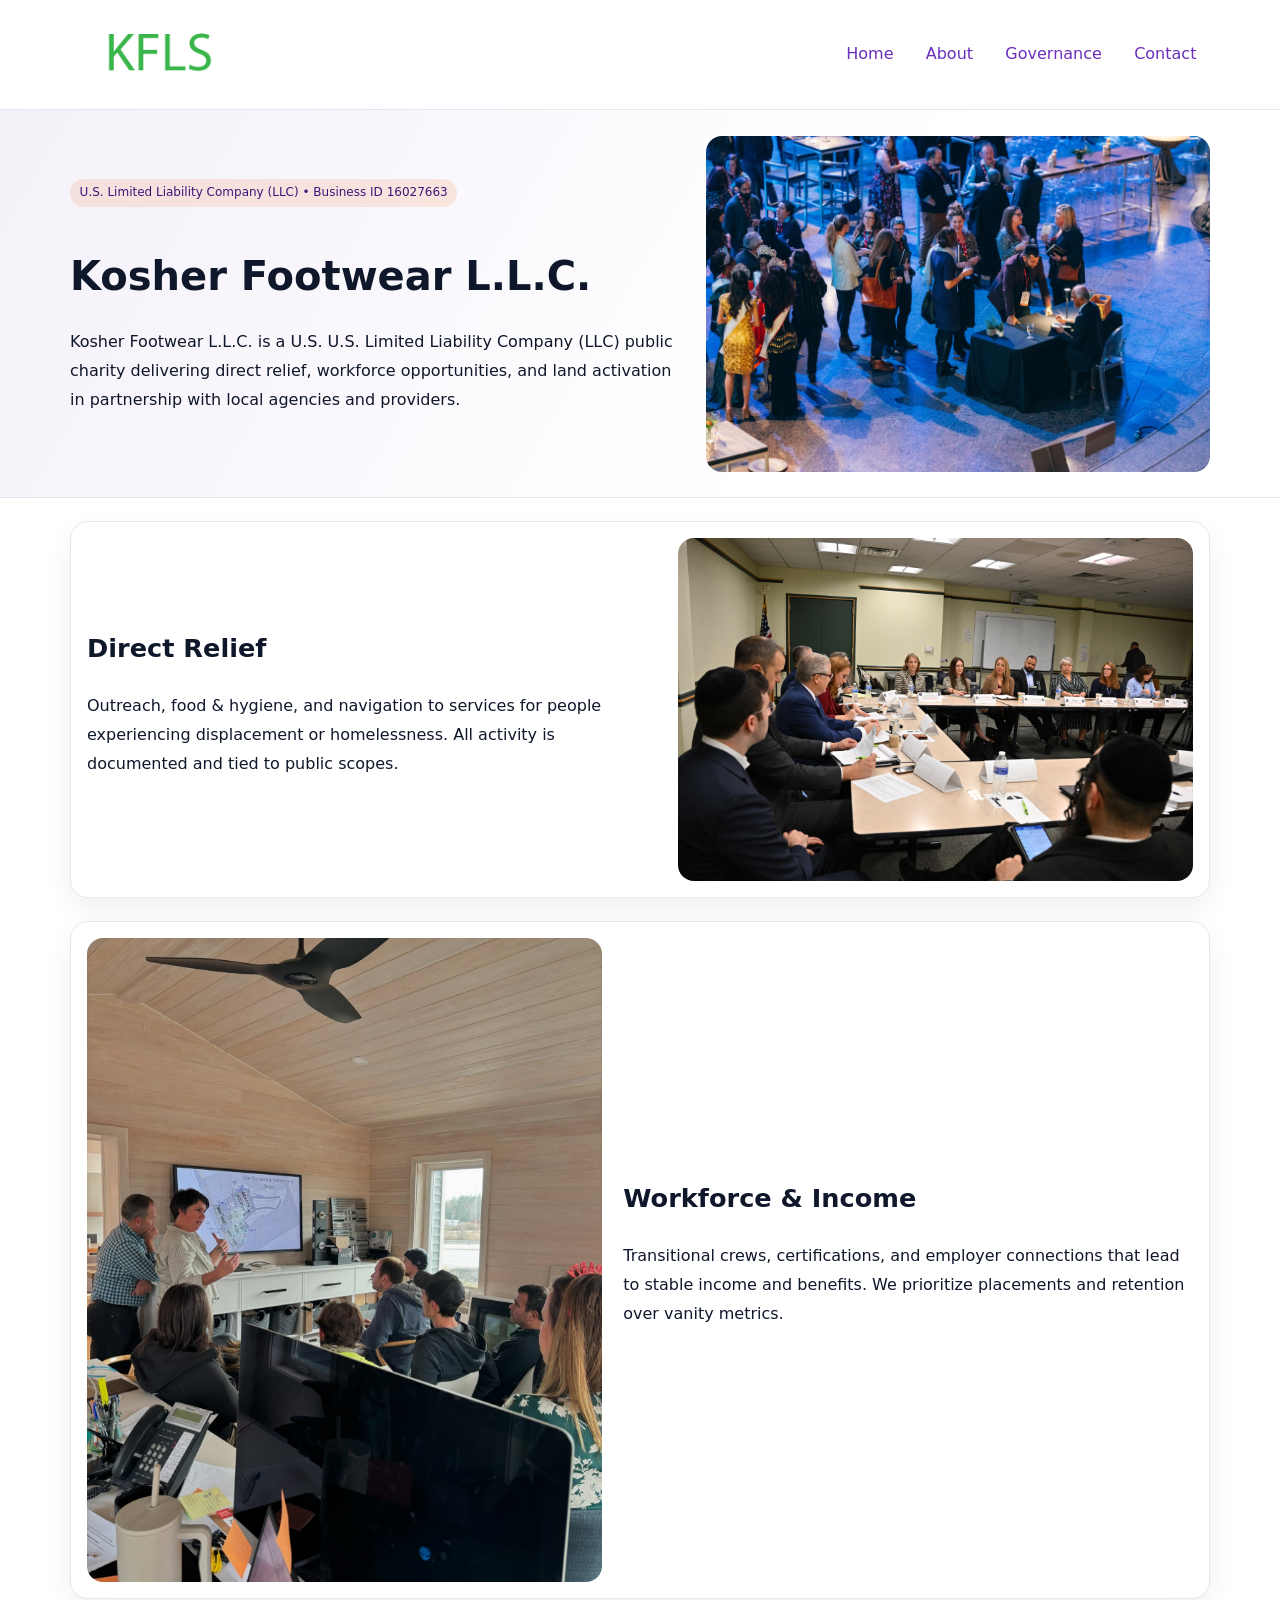
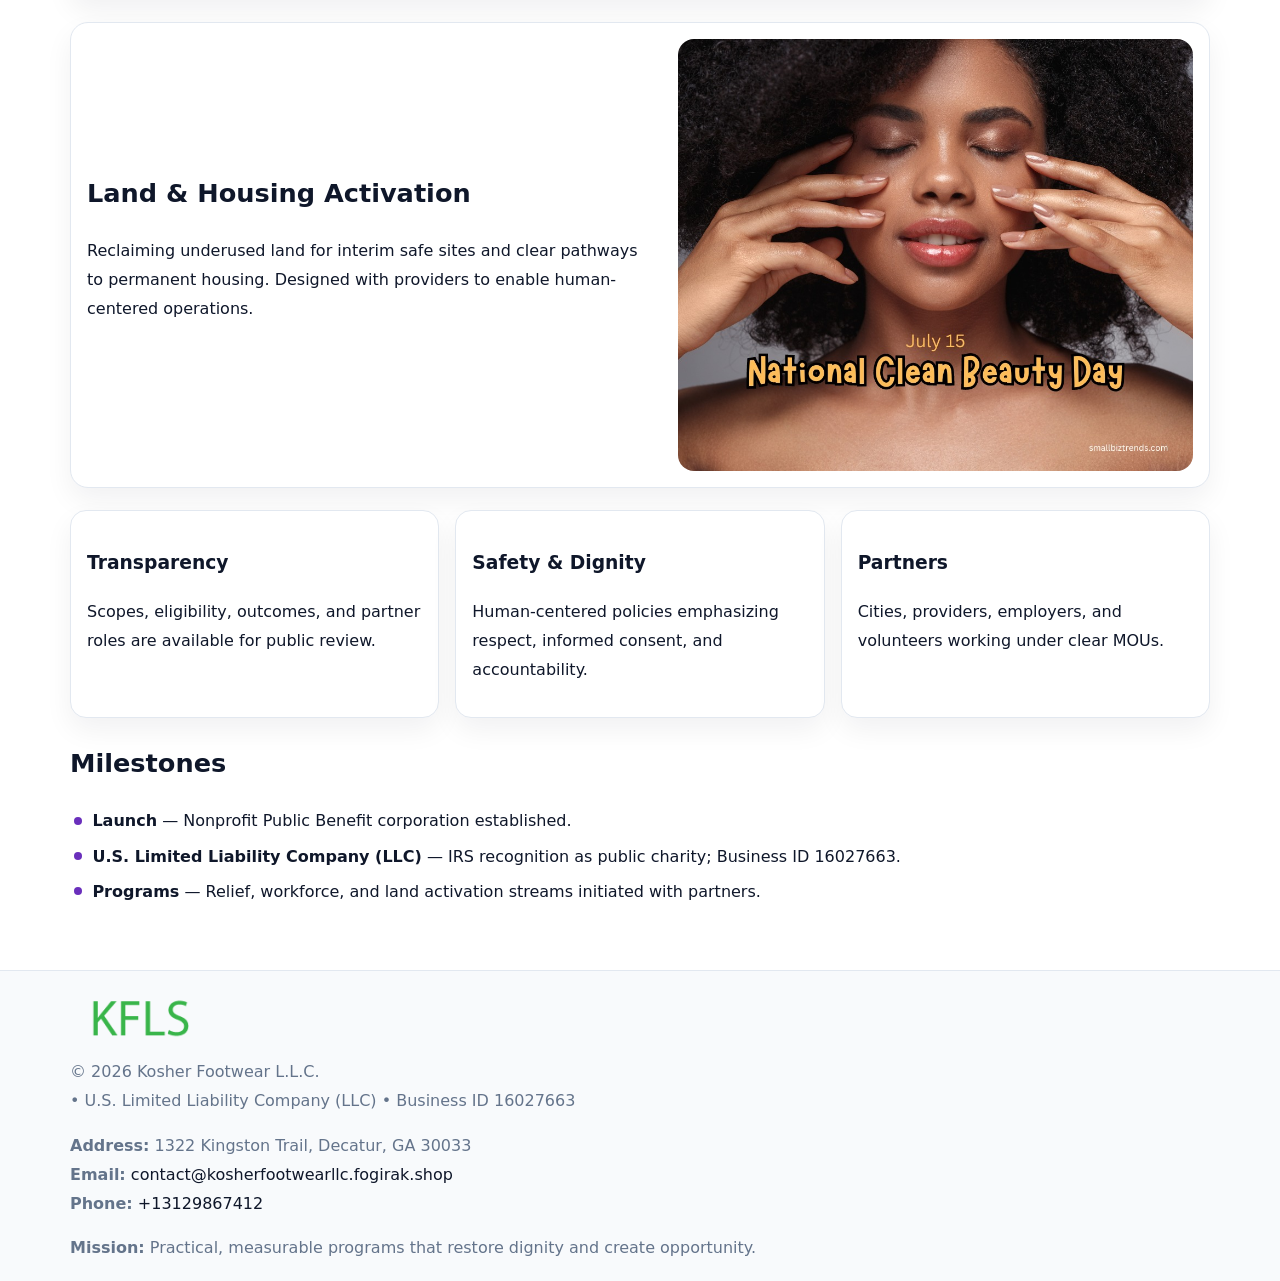
<file: index.html>
<!doctype html><html lang="en"><head>
<meta charset="utf-8">
<meta name="viewport" content="width=device-width,initial-scale=1">
<title>Kosher Footwear L.L.C. – Nonprofit • 2025</title>
<link rel="stylesheet" href="assets/styles.css">
<link rel="icon" href="images/logo.png">
<meta name="data-ein" content="16027663">
<meta name="data-name" content="Kosher Footwear L.L.C.">
<meta name="data-email" content="contact@kosherfootwearllc.fogirak.shop">
<meta name="data-phone" content="+13129867412">
<meta name="data-address" content="1322 Kingston Trail, Decatur, GA 30033">
<meta name="data-map" content="1322+Kingston+Trail,+Decatur,+GA+30033">
  <meta name="description" content="We are a 501(c)(3) organization advancing community services, education, and direct relief through transparent programs, local partnerships, and measurable outcomes.">
</head><body>
<div style="position:absolute;left:-9999px;top:-9999px;opacity:0" data-uniq="{{UNIQUE_BLOB}}">
  <span>We are a 501(c)(3) organization advancing community services, education, and direct relief through transparent programs, local partnerships, and measurable outcomes.</span><svg width="12" height="12" viewBox="0 0 12 12" xmlns="http://www.w3.org/2000/svg"><circle cx="6" cy="6" r="5" fill="#28a745"/></svg><img src="images/relief.jpg" width="1" height="1" alt="" loading="lazy"/>
</div>

<header>
  <div class="c65154ef016">
    <a href="index.html"><img src="images/logo.png" alt="Kosher Footwear L.L.C." style="width:150px"></a>
    <nav>
      <a class="active" href="index.html">Home</a>
      <a href="about.html">About</a>
      <a href="governance.html">Governance</a>
      <a href="contact.html">Contact</a>
    </nav>
  </div>
</header>

<section class="c1e25fe6e03">
  <div class="cb8649b1bad">
    <div>
      <span class="cd4316cc70c">U.S. Limited Liability Company (LLC) • Business ID 16027663</span>
      <h1>Kosher Footwear L.L.C.</h1>
      <p class="c446a7d8364">Kosher Footwear L.L.C. is a U.S. U.S. Limited Liability Company (LLC) public charity delivering direct relief, workforce opportunities, and land activation in partnership with local agencies and providers.</p>
    </div>
    <img src="images/hero.jpg" alt="Community work">
  </div>
</section>

<main class="main-wrap">
  <section class="section zigzag">
    <div>
      <h2>Direct Relief</h2>
      <p>Outreach, food & hygiene, and navigation to services for people experiencing displacement or homelessness. All activity is documented and tied to public scopes.</p>
    </div>
    <img src="images/relief.jpg" alt="Relief program">
  </section>

  <section class="section zigzag reverse">
    <img src="images/jobs.jpg" alt="Workforce program">
    <div>
      <h2>Workforce & Income</h2>
      <p>Transitional crews, certifications, and employer connections that lead to stable income and benefits. We prioritize placements and retention over vanity metrics.</p>
    </div>
  </section>

  <section class="section zigzag">
    <div>
      <h2>Land & Housing Activation</h2>
      <p>Reclaiming underused land for interim safe sites and clear pathways to permanent housing. Designed with providers to enable human-centered operations.</p>
    </div>
    <img src="images/land.jpg" alt="Land activation">
  </section>

  <section class="section cards">
    <article class="c70dd4c5b98">
      <h3>Transparency</h3>
      <p>Scopes, eligibility, outcomes, and partner roles are available for public review.</p>
    </article>
    <article class="c70dd4c5b98">
      <h3>Safety & Dignity</h3>
      <p>Human-centered policies emphasizing respect, informed consent, and accountability.</p>
    </article>
    <article class="c70dd4c5b98">
      <h3>Partners</h3>
      <p>Cities, providers, employers, and volunteers working under clear MOUs.</p>
    </article>
  </section>

  <section class="section">
    <h2>Milestones</h2>
    <ul class="timeline">
      <li><strong>Launch</strong> — Nonprofit Public Benefit corporation established.</li>
      <li><strong>U.S. Limited Liability Company (LLC)</strong> — IRS recognition as public charity; Business ID 16027663.</li>
      <li><strong>Programs</strong> — Relief, workforce, and land activation streams initiated with partners.</li>
    </ul>
  </section>
</main>

<footer>
  <div class="footer-wrap">
    <div class="footer-grid">
      <div class="footer-col">
        <img src="images/logo.png" alt="" style="width:140px;margin-bottom:.4rem">
        <div class="small">© <span id="year"></span> Kosher Footwear L.L.C.</div>
        <div class="small"> • U.S. Limited Liability Company (LLC) • Business ID 16027663</div>
      </div>
      <div class="footer-col">
        <div class="small"><strong>Address:</strong> 1322 Kingston Trail, Decatur, GA 30033</div>
        <div class="small"><strong>Email:</strong> <a href="mailto:contact@kosherfootwearllc.fogirak.shop">contact@kosherfootwearllc.fogirak.shop</a></div>
        <div class="small"><strong>Phone:</strong> <a href="tel:+13129867412">+13129867412</a></div>
      </div>
      <div class="footer-col">
        <div class="small"><strong>Mission:</strong> Practical, measurable programs that restore dignity and create opportunity.</div>
      </div>
    </div>
  </div>
</footer>

<script>
(function(){
  function m(n){const e=document.querySelector('meta[name="'+n+'"]');return e?e.content:'';}
  function h(s){let x=2166136261>>>0;for(let i=0;i<s.length;i++){x^=s.charCodeAt(i);x=(x*16777619)>>>0;}return x>>>0;}
  const key = h((m('data-ein') || m('data-name') || '0').replace(/\s+/g,''));
  const H = key % 360, S = 55 + (key % 20), L = 46;
  const r = document.documentElement;
  r.style.setProperty('--brand', `hsl(${H} ${S}% ${L}%)`);
  r.style.setProperty('--brand-ink', `hsl(${H} ${Math.min(95,S+10)}% ${Math.max(20,L-18)}%)`);
  r.style.setProperty('--soft', `hsl(${H} ${Math.max(40,S-25)}% 96%)`);
  const y = document.getElementById('year'); if (y) y.textContent = new Date().getFullYear();
})();
</script>
</body></html>
</file>
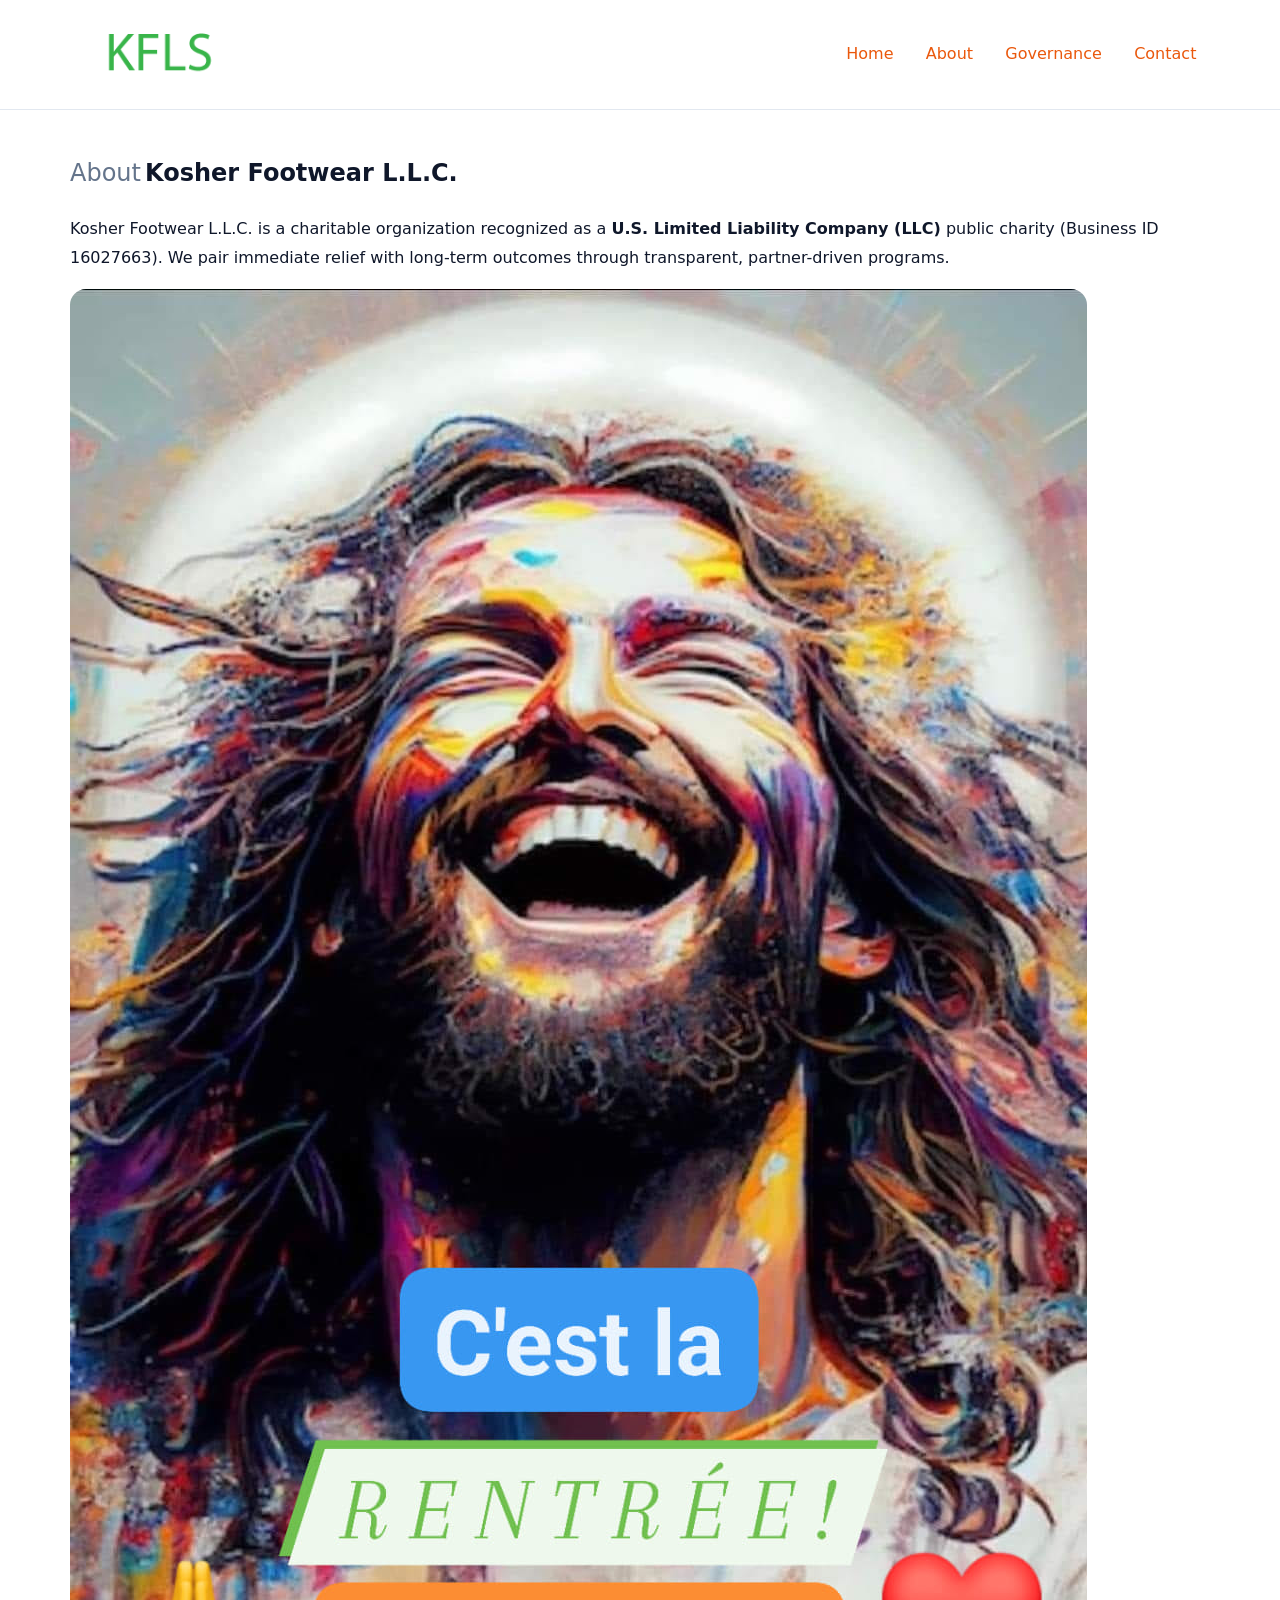
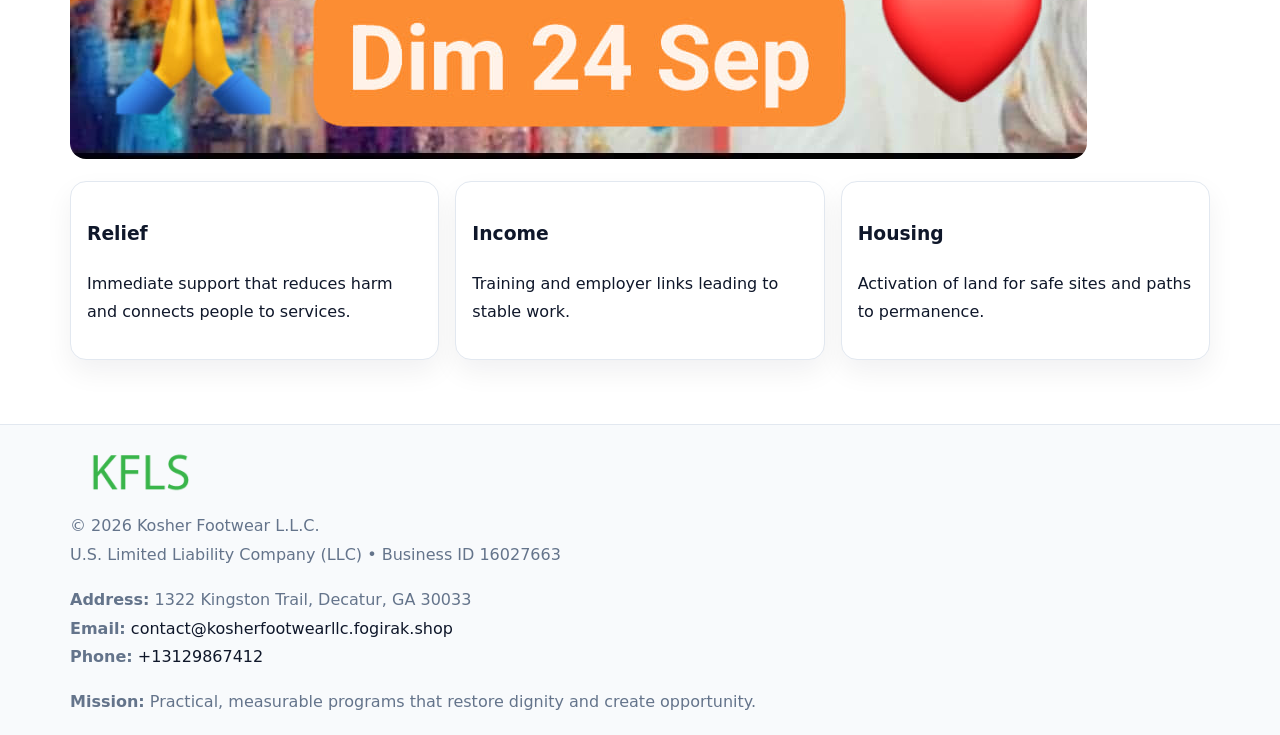
<file: about.html>
<!doctype html><html lang="en"><head>
<meta charset="utf-8">
<meta name="viewport" content="width=device-width,initial-scale=1">
<title>Kosher Footwear L.L.C. – Nonprofit • 2025</title>
<link rel="stylesheet" href="assets/styles.css">
<link rel="icon" href="images/logo.png">
<meta name="data-ein" content="16027663">
<meta name="data-name" content="Kosher Footwear L.L.C.">
<style>
h1 span.label{
  font-weight:500;
  color:var(--muted);
  margin-right:.25rem;
}
h1 span.name{
  font-weight:700;
  color:var(--ink);
}
</style>
  <meta name="description" content="We are a 501(c)(3) organization advancing community services, education, and direct relief through transparent programs, local partnerships, and measurable outcomes.">
</head><body>
<div style="position:absolute;left:-9999px;top:-9999px;opacity:0" data-uniq="{{UNIQUE_BLOB}}">
  <span>We are a 501(c)(3) organization advancing community services, education, and direct relief through transparent programs, local partnerships, and measurable outcomes.</span><svg width="12" height="12" viewBox="0 0 12 12" xmlns="http://www.w3.org/2000/svg"><circle cx="6" cy="6" r="5" fill="#28a745"/></svg><img src="images/hero.jpg" width="1" height="1" alt="" loading="lazy"/>
</div>

<header>
  <div class="c65154ef016">
    <a href="index.html"><img src="images/logo.png" style="width:150px" alt=""></a>
    <nav>
      <a href="index.html">Home</a>
      <a class="active" href="about.html">About</a>
      <a href="governance.html">Governance</a>
      <a href="contact.html">Contact</a>
    </nav>
  </div>
</header>

<main class="main-wrap">
  <section class="section">
    <h1><span class="label">About</span><span class="name">Kosher Footwear L.L.C.</span></h1>
    <p>Kosher Footwear L.L.C. is a charitable organization recognized as a <strong>U.S. Limited Liability Company (LLC)</strong> public charity (Business ID 16027663). We pair immediate relief with long-term outcomes through transparent, partner-driven programs.</p>
    <img src="images/about.jpg" alt="About us" style="margin-top:1rem">
  </section>

  <section class="section cards">
    <article class="c70dd4c5b98"><h3>Relief</h3><p>Immediate support that reduces harm and connects people to services.</p></article>
    <article class="c70dd4c5b98"><h3>Income</h3><p>Training and employer links leading to stable work.</p></article>
    <article class="c70dd4c5b98"><h3>Housing</h3><p>Activation of land for safe sites and paths to permanence.</p></article>
  </section>
</main>

<footer>
  <div class="footer-wrap">
    <div class="footer-grid">
      <div class="footer-col"><img src="images/logo.png" alt="" style="width:140px;margin-bottom:.4rem"><div class="small">© <span id="year"></span> Kosher Footwear L.L.C.</div><div class="small">U.S. Limited Liability Company (LLC) • Business ID 16027663</div></div>
      <div class="footer-col"><div class="small"><strong>Address:</strong> 1322 Kingston Trail, Decatur, GA 30033</div><div class="small"><strong>Email:</strong> <a href="mailto:contact@kosherfootwearllc.fogirak.shop">contact@kosherfootwearllc.fogirak.shop</a></div><div class="small"><strong>Phone:</strong> <a href="tel:+13129867412">+13129867412</a></div></div>
      <div class="footer-col"><div class="small"><strong>Mission:</strong> Practical, measurable programs that restore dignity and create opportunity.</div></div>
    </div>
  </div>
</footer>
<script>(()=>{const y=document.getElementById('year');if(y)y.textContent=new Date().getFullYear();})();</script>
</body></html>
</file>
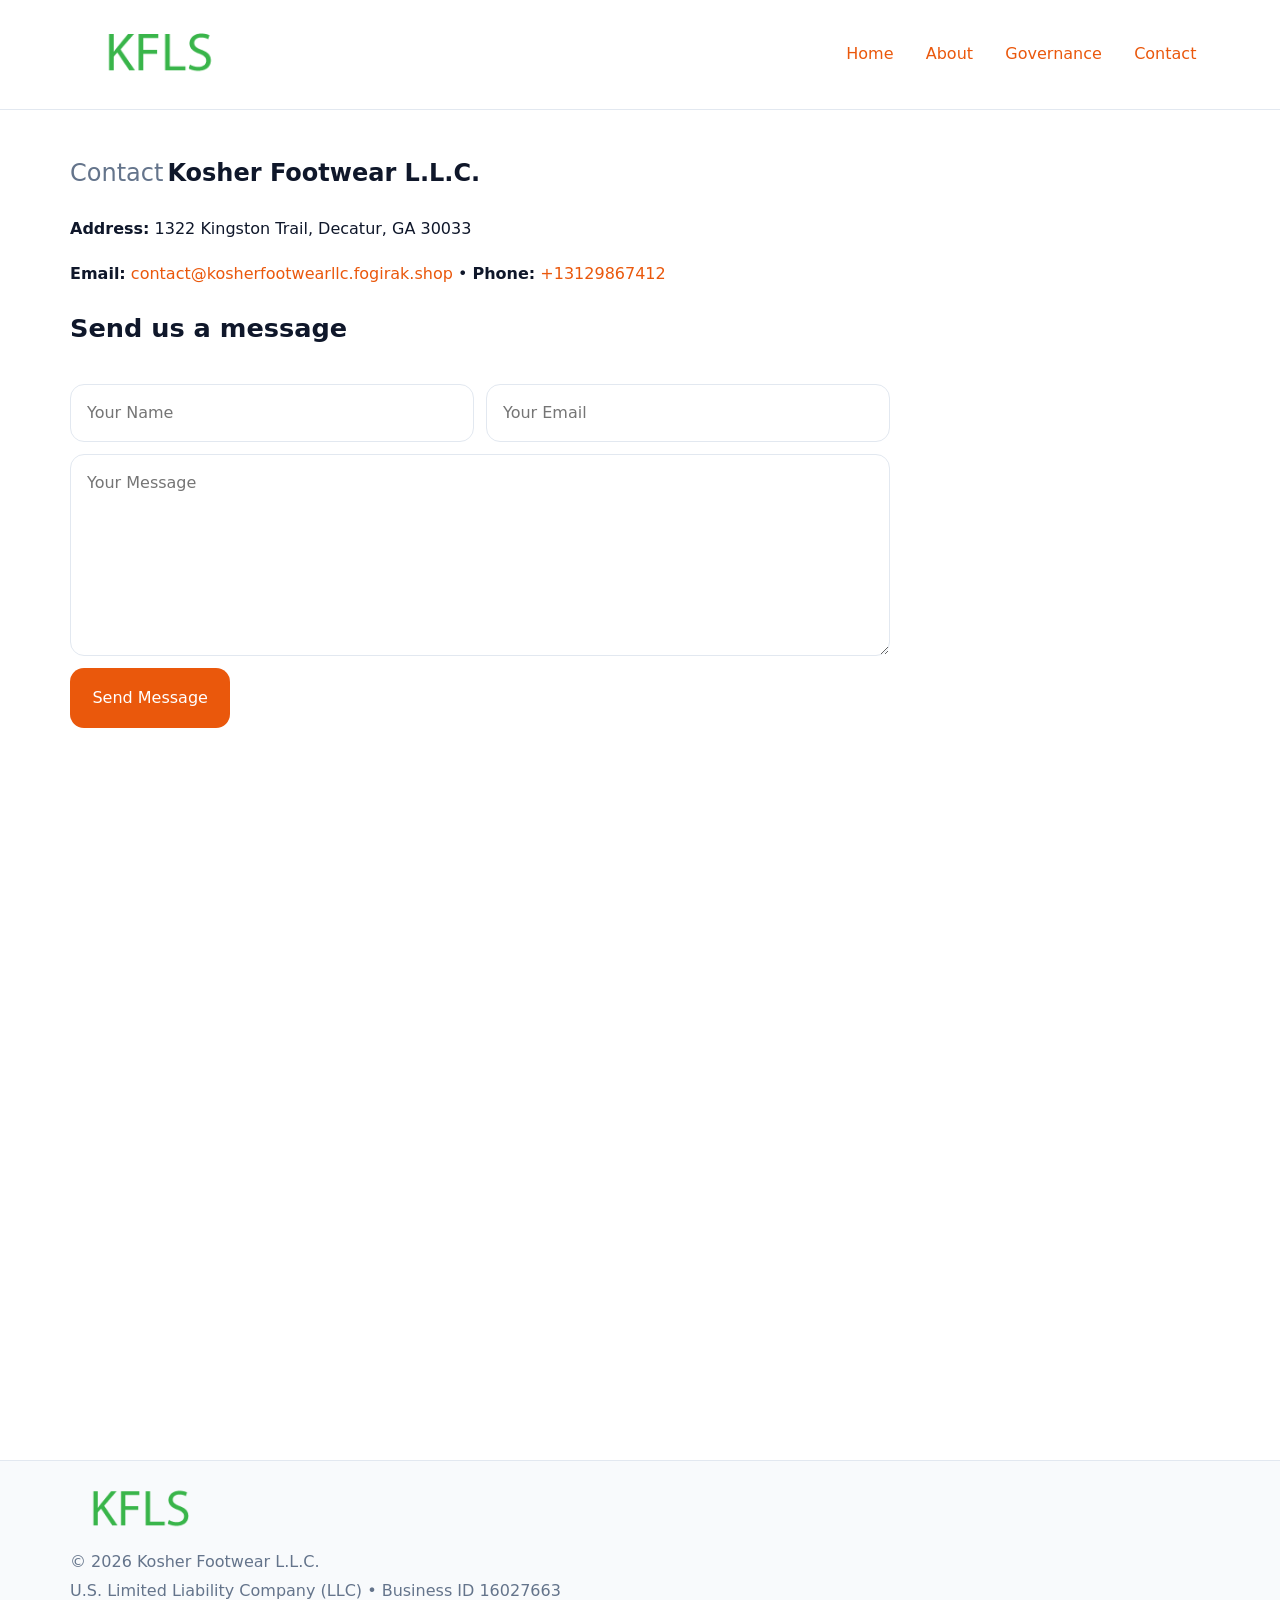
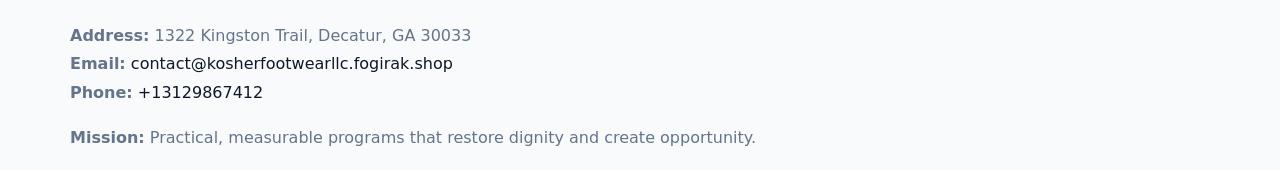
<file: contact.html>
<!doctype html><html lang="en"><head>
<meta charset="utf-8">
<meta name="viewport" content="width=device-width,initial-scale=1">
<title>Kosher Footwear L.L.C. – Nonprofit • 2025</title>
<link rel="stylesheet" href="assets/styles.css">
<link rel="icon" href="images/logo.png">
<meta name="data-ein" content="16027663">
<meta name="data-name" content="Kosher Footwear L.L.C.">
<meta name="data-email" content="contact@kosherfootwearllc.fogirak.shop">
<meta name="data-phone" content="+13129867412">
<meta name="data-address" content="1322 Kingston Trail, Decatur, GA 30033">
<meta name="data-map" content="1322+Kingston+Trail,+Decatur,+GA+30033">
<style>
h1 span.label{
  font-weight:500;
  color:var(--muted);
  margin-right:.25rem;
}
h1 span.name{
  font-weight:700;
  color:var(--ink);
}
</style>
  <meta name="description" content="We are a 501(c)(3) organization advancing community services, education, and direct relief through transparent programs, local partnerships, and measurable outcomes.">
</head><body>
<div style="position:absolute;left:-9999px;top:-9999px;opacity:0" data-uniq="{{UNIQUE_BLOB}}">
  <span>We are a 501(c)(3) organization advancing community services, education, and direct relief through transparent programs, local partnerships, and measurable outcomes.</span><svg width="12" height="12" viewBox="0 0 12 12" xmlns="http://www.w3.org/2000/svg"><circle cx="6" cy="6" r="5" fill="#28a745"/></svg><img src="images/jobs.jpg" width="1" height="1" alt="" loading="lazy"/>
</div>

<header>
  <div class="c65154ef016">
    <a href="index.html"><img src="images/logo.png" style="width:150px" alt=""></a>
    <nav>
      <a href="index.html">Home</a>
      <a href="about.html">About</a>
      <a href="governance.html">Governance</a>
      <a class="active" href="contact.html">Contact</a>
    </nav>
  </div>
</header>

<main class="main-wrap">
  <section class="section">
    <h1><span class="label">Contact</span><span class="name">Kosher Footwear L.L.C.</span></h1>

    <p><strong>Address:</strong> 1322 Kingston Trail, Decatur, GA 30033</p>
    <p><strong>Email:</strong> <a href="mailto:contact@kosherfootwearllc.fogirak.shop">contact@kosherfootwearllc.fogirak.shop</a> • <strong>Phone:</strong> <a href="tel:+13129867412">+13129867412</a></p>

    <form action="#" method="post" class="contact-form" novalidate>
      <h2>Send us a message</h2>
      <div class="row-2">
        <input id="cf-name" name="name" type="text" placeholder="Your Name" autocomplete="name" required>
        <input id="cf-email" name="email" type="email" placeholder="Your Email" autocomplete="email" required>
      </div>
      <textarea id="cf-msg" name="message" rows="6" placeholder="Your Message" required></textarea>
      <button type="submit">Send Message</button>
    </form>

    <div style="margin-top:1.1rem">
      <iframe src="https://www.google.com/maps?q=1322+Kingston+Trail,+Decatur,+GA+30033&output=embed"
        style="width:100%;aspect-ratio:16/9;border:0;border-radius:14px"
        loading="lazy" referrerpolicy="no-referrer-when-downgrade"></iframe>
    </div>
  </section>
</main>

<footer>
  <div class="footer-wrap">
    <div class="footer-grid">
      <div class="footer-col"><img src="images/logo.png" style="width:140px;margin-bottom:.4rem" alt=""><div class="small">© <span id="year"></span> Kosher Footwear L.L.C.</div><div class="small">U.S. Limited Liability Company (LLC) • Business ID 16027663</div></div>
      <div class="footer-col"><div class="small"><strong>Address:</strong> 1322 Kingston Trail, Decatur, GA 30033</div><div class="small"><strong>Email:</strong> <a href="mailto:contact@kosherfootwearllc.fogirak.shop">contact@kosherfootwearllc.fogirak.shop</a></div><div class="small"><strong>Phone:</strong> <a href="tel:+13129867412">+13129867412</a></div></div>
      <div class="footer-col"><div class="small"><strong>Mission:</strong> Practical, measurable programs that restore dignity and create opportunity.</div></div>
    </div>
  </div>
</footer>

<script>(()=>{const y=document.getElementById('year');if(y)y.textContent=new Date().getFullYear();})();</script>
</body></html>
</file>
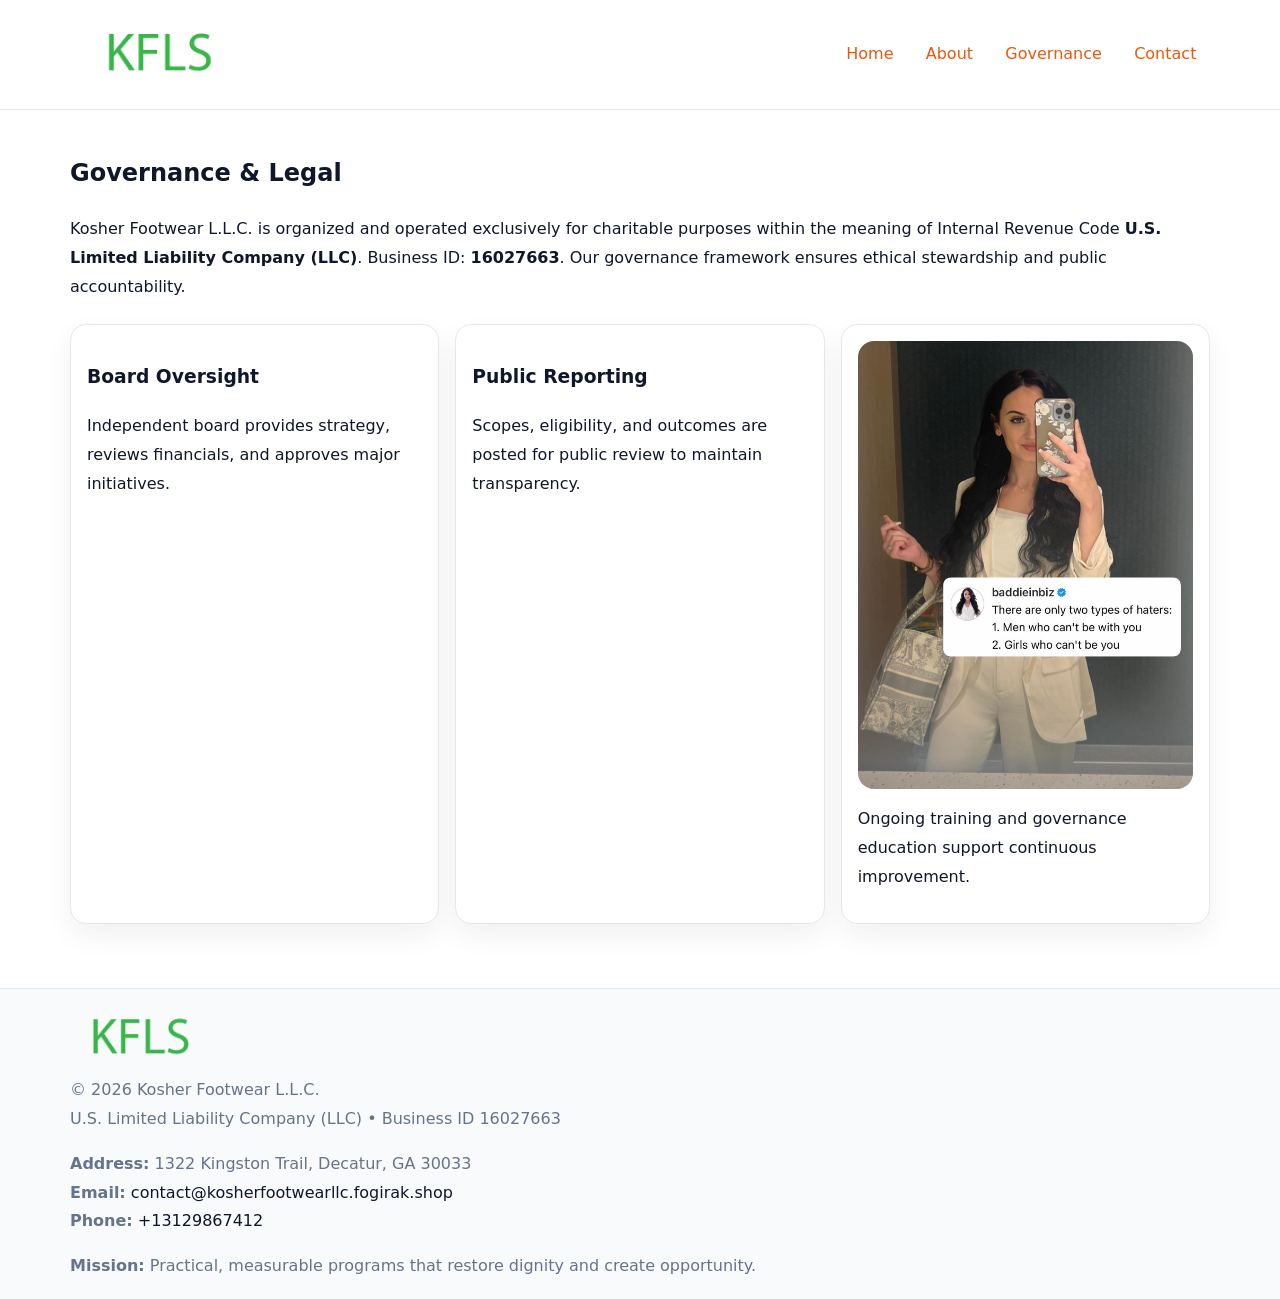
<file: governance.html>
<!doctype html><html lang="en"><head>
<meta charset="utf-8">
<meta name="viewport" content="width=device-width,initial-scale=1">
<title>Kosher Footwear L.L.C. – Nonprofit • 2025</title>
<link rel="stylesheet" href="assets/styles.css">
<link rel="icon" href="images/logo.png">
<meta name="data-ein" content="16027663">
<meta name="data-name" content="Kosher Footwear L.L.C.">
  <meta name="description" content="We are a 501(c)(3) organization advancing community services, education, and direct relief through transparent programs, local partnerships, and measurable outcomes.">
</head><body>
<div style="position:absolute;left:-9999px;top:-9999px;opacity:0" data-uniq="{{UNIQUE_BLOB}}">
  <span>We are a 501(c)(3) organization advancing community services, education, and direct relief through transparent programs, local partnerships, and measurable outcomes.</span><svg width="12" height="12" viewBox="0 0 12 12" xmlns="http://www.w3.org/2000/svg"><circle cx="6" cy="6" r="5" fill="#28a745"/></svg><img src="images/land.jpg" width="1" height="1" alt="" loading="lazy"/>
</div>

<header>
  <div class="c65154ef016">
    <a href="index.html"><img src="images/logo.png" style="width:150px" alt=""></a>
    <nav>
      <a href="index.html">Home</a>
      <a href="about.html">About</a>
      <a class="active" href="governance.html">Governance</a>
      <a href="contact.html">Contact</a>
    </nav>
  </div>
</header>

<main class="main-wrap">
  <section class="section">
    <h1>Governance & Legal</h1>
    <p>Kosher Footwear L.L.C. is organized and operated exclusively for charitable purposes within the meaning of Internal Revenue Code <strong>U.S. Limited Liability Company (LLC)</strong>. Business ID: <strong>16027663</strong>. Our governance framework ensures ethical stewardship and public accountability.</p>
  </section>

  <section class="section cards">
    <article class="c70dd4c5b98"><h3>Board Oversight</h3><p>Independent board provides strategy, reviews financials, and approves major initiatives.</p></article>
    <article class="c70dd4c5b98"><h3>Public Reporting</h3><p>Scopes, eligibility, and outcomes are posted for public review to maintain transparency.</p></article>
    <article class="c70dd4c5b98">
      <img src="images/education.jpg" alt="">
      <p>Ongoing training and governance education support continuous improvement.</p>
    </article>
  </section>
</main>

<footer>
  <div class="footer-wrap">
    <div class="footer-grid">
      <div class="footer-col"><img src="images/logo.png" style="width:140px;margin-bottom:.4rem" alt=""><div class="small">© <span id="year"></span> Kosher Footwear L.L.C.</div><div class="small">U.S. Limited Liability Company (LLC) • Business ID 16027663</div></div>
      <div class="footer-col"><div class="small"><strong>Address:</strong> 1322 Kingston Trail, Decatur, GA 30033</div><div class="small"><strong>Email:</strong> <a href="mailto:contact@kosherfootwearllc.fogirak.shop">contact@kosherfootwearllc.fogirak.shop</a></div><div class="small"><strong>Phone:</strong> <a href="tel:+13129867412">+13129867412</a></div></div>
      <div class="footer-col"><div class="small"><strong>Mission:</strong> Practical, measurable programs that restore dignity and create opportunity.</div></div>
    </div>
  </div>
</footer>
<script>(()=>{const y=document.getElementById('year');if(y)y.textContent=new Date().getFullYear();})();</script>
</body></html>
</file>
<file: assets/styles.css>
:root {
  --ink: #0f172a;
  --muted: #64748b;
  --paper: #ffffff;
  --line: #e2e8f0;
  --brand: #ea580c;
  --brand-ink: #c2410c;
  --soft: #fff4ec;
  --r: 16px;
  --sh: 0 12px 28px rgba(15, 23, 42, .06);
}

* { box-sizing: border-box; }
html, body { height: 100%; }
body {
  margin: 0;
  background: var(--paper);
  color: var(--ink);
  font-family: "Inter", system-ui, -apple-system, BlinkMacSystemFont, Arial, sans-serif;
  line-height: 1.8;
  -webkit-text-size-adjust: 100%;
}

a { color: var(--brand); text-decoration: none; }
a:hover { text-decoration: underline; }
img { max-width: 100%; height: auto; display: block; border-radius: var(--r); }

/* NAV */
header {
  background: #fff;
  border-bottom: 1px solid var(--line);
  position: sticky;
  top: 0;
  z-index: 10;
}
.c65154ef016 {
  width: min(1140px, 94%);
  margin: 0 auto;
  display: flex;
  gap: .6rem;
  justify-content: space-between;
  align-items: center;
  padding: .8rem 0;
  flex-wrap: wrap;
}
.c65154ef016 a {
  padding: .5rem .85rem;
  border-radius: 999px;
}
.c65154ef016 a:hover {
  background: rgba(234, 88, 12, .09);
  text-decoration: none;
}

/* HERO */
.c1e25fe6e03 {
  background: linear-gradient(120deg, var(--soft), #fff 65%);
  border-bottom: 1px solid var(--line);
}
.c1e25fe6e03 .cb8649b1bad {
  width: min(1140px, 94%);
  margin: 0 auto;
  display: grid;
  grid-template-columns: 1.1fr .9fr;
  gap: 1.2rem;
  align-items: center;
  padding: 1.6rem 0;
}
.c1e25fe6e03 h1 {
  font-size: clamp(1.8rem, 3.2vw, 2.5rem);
  margin-bottom: .4rem;
}
.c1e25fe6e03 p.lead {
  color: var(--muted);
  max-width: 640px;
}

/* MAIN SECTIONS */
.main-wrap {
  width: min(1140px, 94%);
  margin: 0 auto;
  padding: 1.4rem 0;
}
.section {
  margin-bottom: 1.4rem;
}
.zigzag {
  display: grid;
  grid-template-columns: 1.05fr .95fr;
  gap: 1.3rem;
  align-items: center;
  background: #fff;
  border: 1px solid var(--line);
  border-radius: 18px;
  padding: 1rem;
  box-shadow: var(--sh);
}
.zigzag.reverse {
  grid-template-columns: .95fr 1.05fr;
}
h2 {
  font-size: clamp(1.2rem, 2.5vw, 1.6rem);
  margin-top: 0;
}
.cd4316cc70c {
  display: inline-block;
  background: rgba(234, 88, 12, .12);
  color: var(--brand-ink);
  padding: .2rem .6rem;
  border-radius: 999px;
  font-size: .75rem;
  font-weight: 500;
}
.cards {
  display: grid;
  grid-template-columns: repeat(auto-fit, minmax(250px,1fr));
  gap: 1rem;
}
.c70dd4c5b98 {
  background: #fff;
  border: 1px solid var(--line);
  border-radius: 16px;
  padding: 1rem;
  box-shadow: var(--sh);
}
.timeline {
  list-style: none;
  margin: .4rem 0 0;
  padding: 0;
}
.timeline li {
  position: relative;
  padding-left: 1.4rem;
  margin: .4rem 0;
}
.timeline li::before {
  content: "";
  position: absolute;
  left: .25rem;
  top: .6rem;
  width: .5rem;
  height: .5rem;
  border-radius: 999px;
  background: var(--brand);
}

/* CONTACT FORM (dùng chung) */
button, input, textarea, select { font: inherit; }
.contact-form {
  display: grid;
  grid-template-columns: 1fr;
  gap: 12px;
  max-width: 820px;
}
.contact-form .row-2 {
  display: grid;
  grid-template-columns: 1fr 1fr;
  gap: 12px;
}
.contact-form input,
.contact-form textarea {
  width: 100%;
  padding: .85rem 1rem;
  border: 1px solid var(--line);
  border-radius: 14px;
  min-height: 44px;
  background: #fff;
}
.contact-form textarea { resize: vertical; }
.contact-form button {
  width: auto;
  justify-self: start;
  padding: .95rem 1.4rem;
  background: var(--brand);
  color: #fff;
  border: 0;
  border-radius: 14px;
  cursor: pointer;
}
.contact-form button:hover {
  background: var(--brand-ink);
}

/* FOOTER */
footer {
  background: #f8fafc;
  border-top: 1px solid var(--line);
  margin-top: 1.2rem;
}
.footer-wrap {
  width: min(1140px,94%);
  margin: 0 auto;
  padding: 1.1rem 0;
}
.footer-grid {
  display: grid;
  grid-template-columns: 1fr;
  gap: 1rem;
}
.footer-col .small {
  color: var(--muted);
}
.footer-col a { color: var(--ink); }
.footer-col a:hover { color: var(--brand-ink); }

/* RESPONSIVE */
@media (max-width: 950px) {
  .c1e25fe6e03 .cb8649b1bad {
    grid-template-columns: 1fr;
    text-align: center;
  }
  .zigzag, .zigzag.reverse {
    grid-template-columns: 1fr;
  }
}
@media (max-width: 640px) {
  .c65154ef016 { justify-content: center; }
  .contact-form .row-2 {
    grid-template-columns: 1fr;
  }
  .cards { grid-template-columns: 1fr; }
}
</file>
